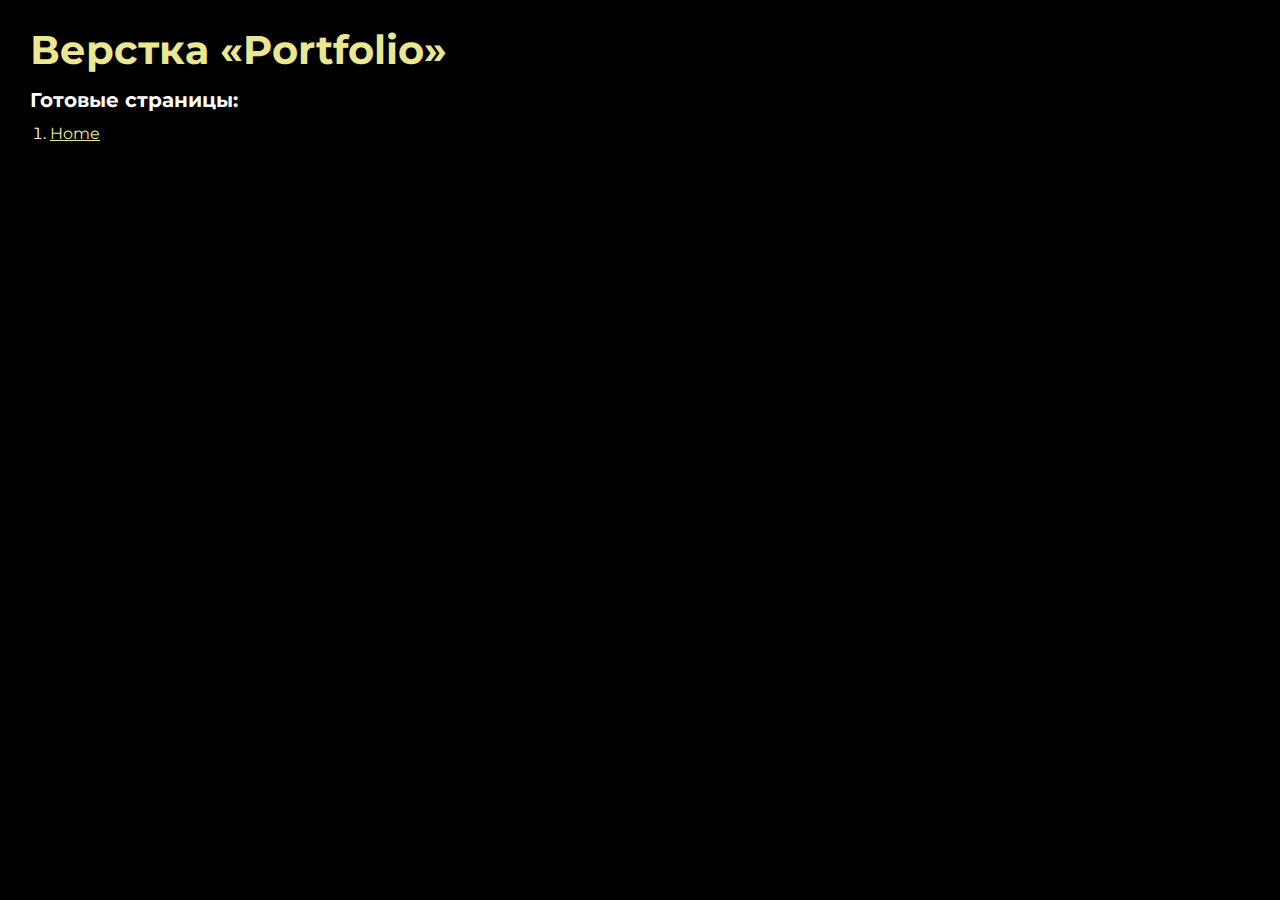
<file: index.html>
<!DOCTYPE html>
<html>

<head>
	<meta charset="UTF-8">
	<meta name="viewport" content="width=device-width, initial-scale=1.0">
	<title>Верстка «Portfolio»</title>
</head>

<body>
	<div class="rootpage">
		<h1>Верстка «Portfolio»</h1>
		<h2>Готовые страницы:</h2>
		<ol class="rootpage__list">
			<li class="rootpage__item"><a class="rootpage__link" target="_blank" href="home.html">Home</a></li>
		</ol>
	</div>
</body>
<style>
	@charset "UTF-8";
	@import url("https://fonts.googleapis.com/css?family=Montserrat:regular,700&display=swap");

	*,
	*::before,
	*::after {
		padding: 0px;
		margin: 0px;
		border: 0px;
		box-sizing: border-box;
	}

	html,
	body {
		height: 100%;
		margin: 0;
		padding: 0;
		min-width: 320px;
		width: 100%;
		color: #fff;
		background-color: #000;
	}

	body {
		font-family: Montserrat;
		font-size: 100%;
		line-height: 1;
		font-size: 1rem;
	}

	a {
		text-decoration: underline;
		color: #ebe691
	}

	a:visited {
		text-decoration: underline;
		color: #aaa768;
	}

	a:hover {
		text-decoration: none;
	}

	ul li {
		list-style: none;
	}

	img {
		vertical-align: top;
	}

	h1 {
		color: #ebe691;
		font-size: 2.5rem;
		margin: 0px 0px 1.25rem 0px;
	}

	@media (max-width: 767px) {
		h1 {
			font-size: 1.85rem;
			margin: 0px 0px 1.25rem 0px;
		}
	}

	h2 {
		font-size: 1.25rem;
		margin: 0px 0px 1rem 0px;
	}

	@media (max-width: 767px) {
		h2 {
			font-size: 1.125rem;
			margin: 0px 0px 1rem 0px;
		}
	}

	.wrapper {
		width: 100%;
		min-height: 100%;
		overflow: hidden;
	}

	.rootpage {
		padding: 30px;
		display: flex;
		flex-direction: column;
		align-items: flex-start;
	}

	@media (max-width: 767px) {
		.rootpage {
			padding: 30px 15px;
		}
	}

	.rootpage__list {
		margin: 0px 0px 2.25rem 1.25rem;
	}

	.rootpage__list li:not(:last-child) {
		margin: 0px 0px 15px 0px;
	}
</style>

</html>
</file>
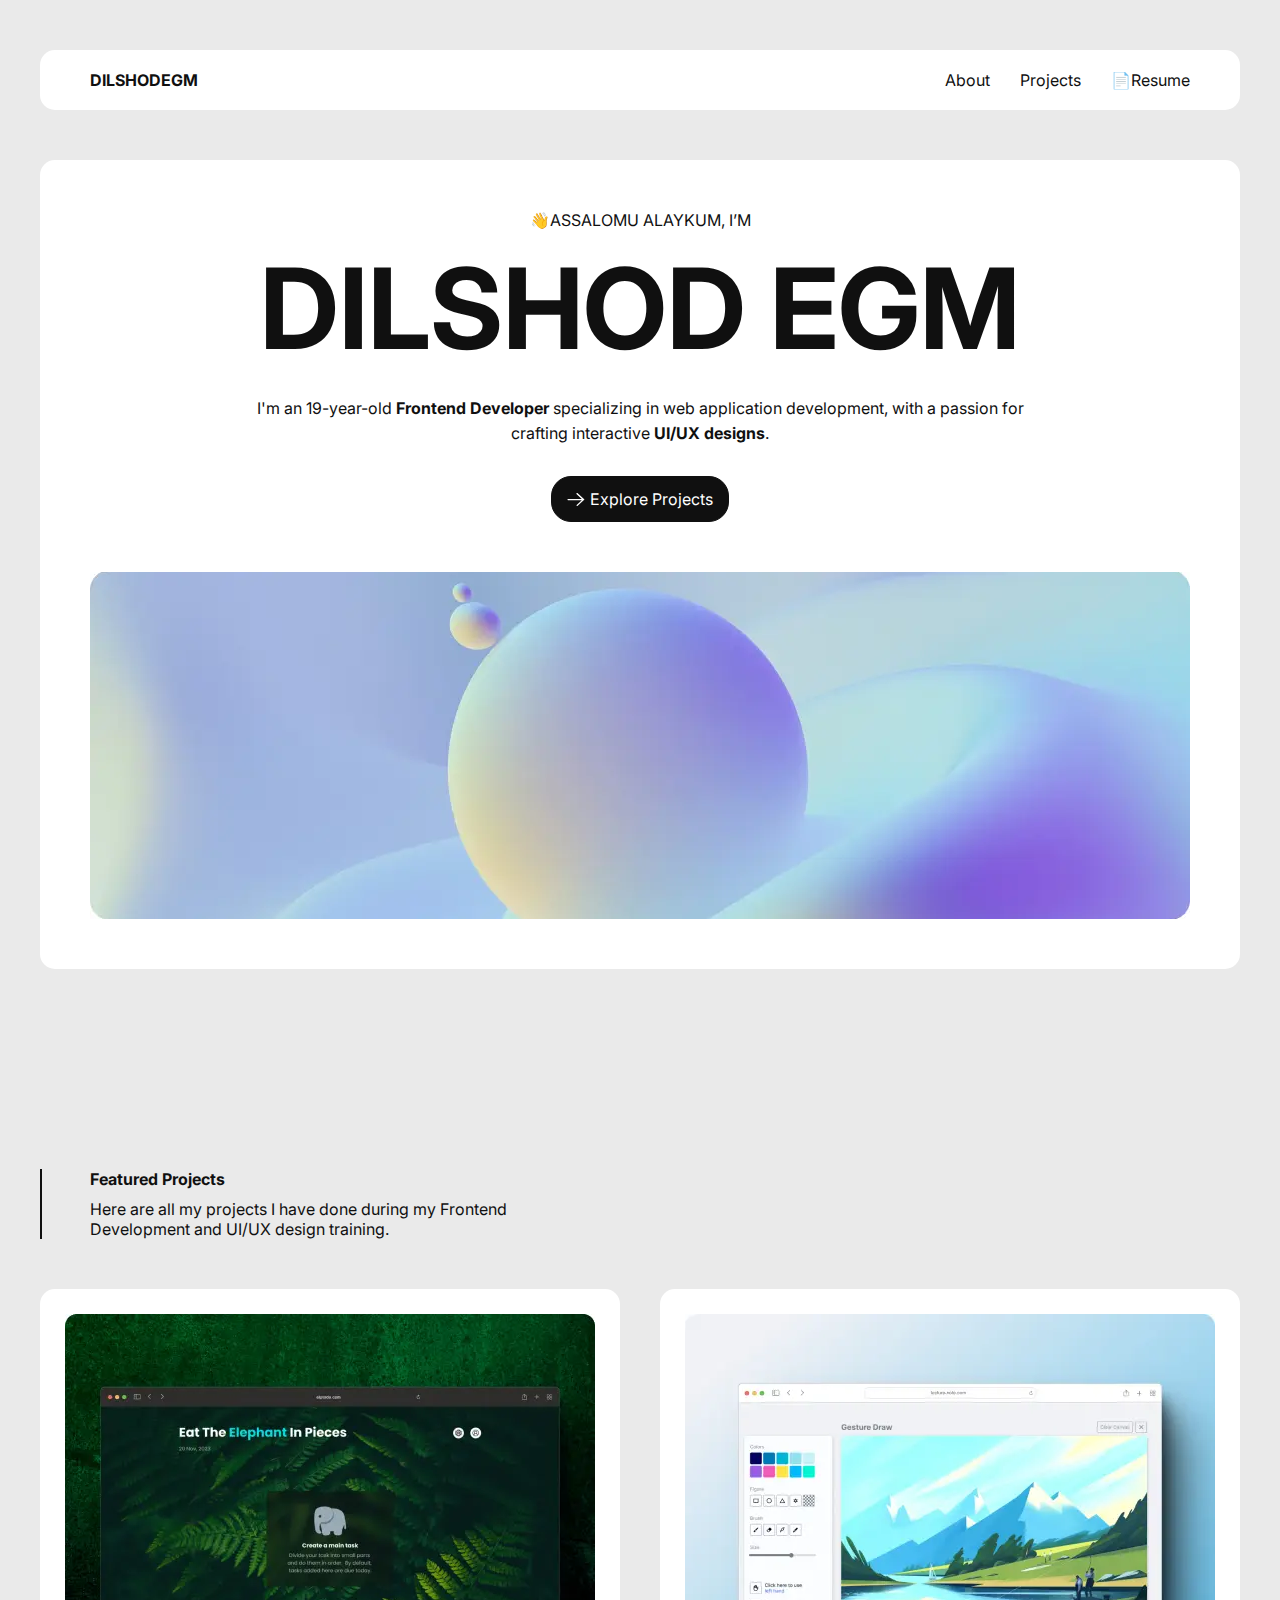
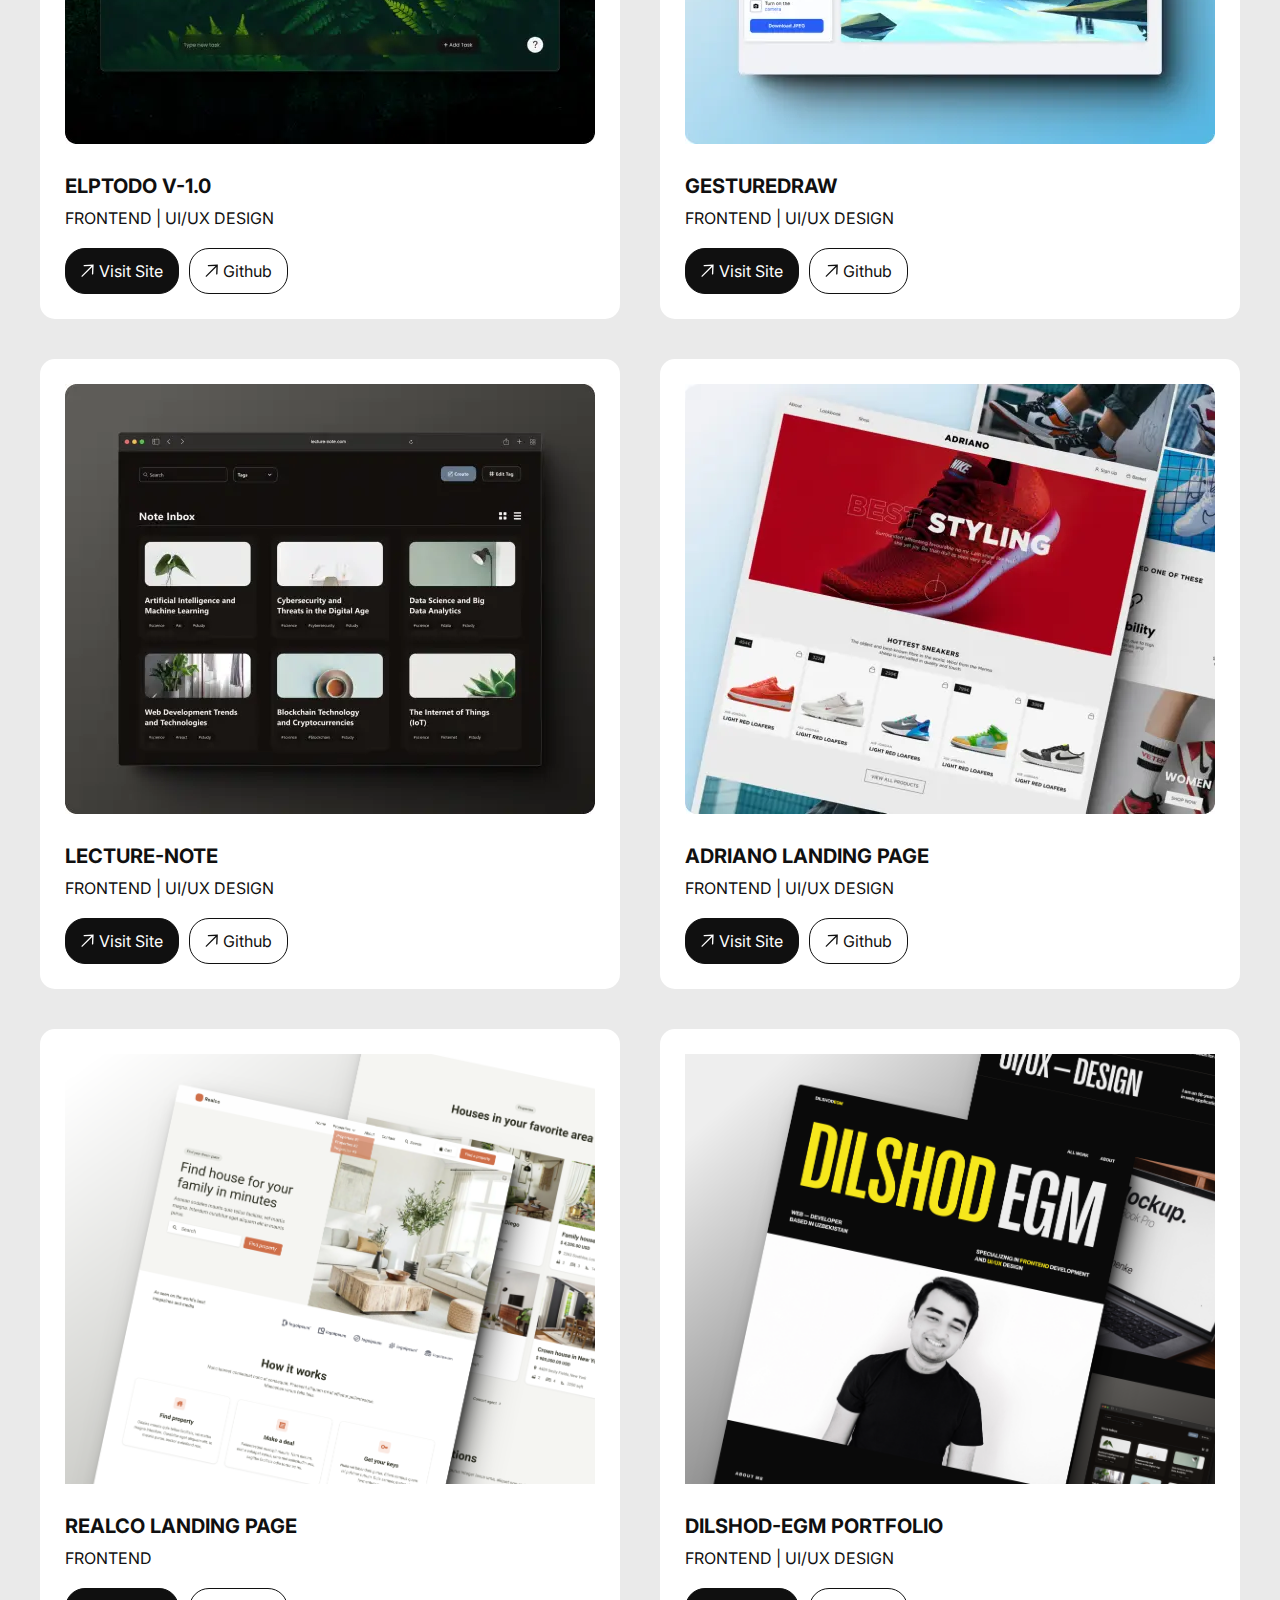
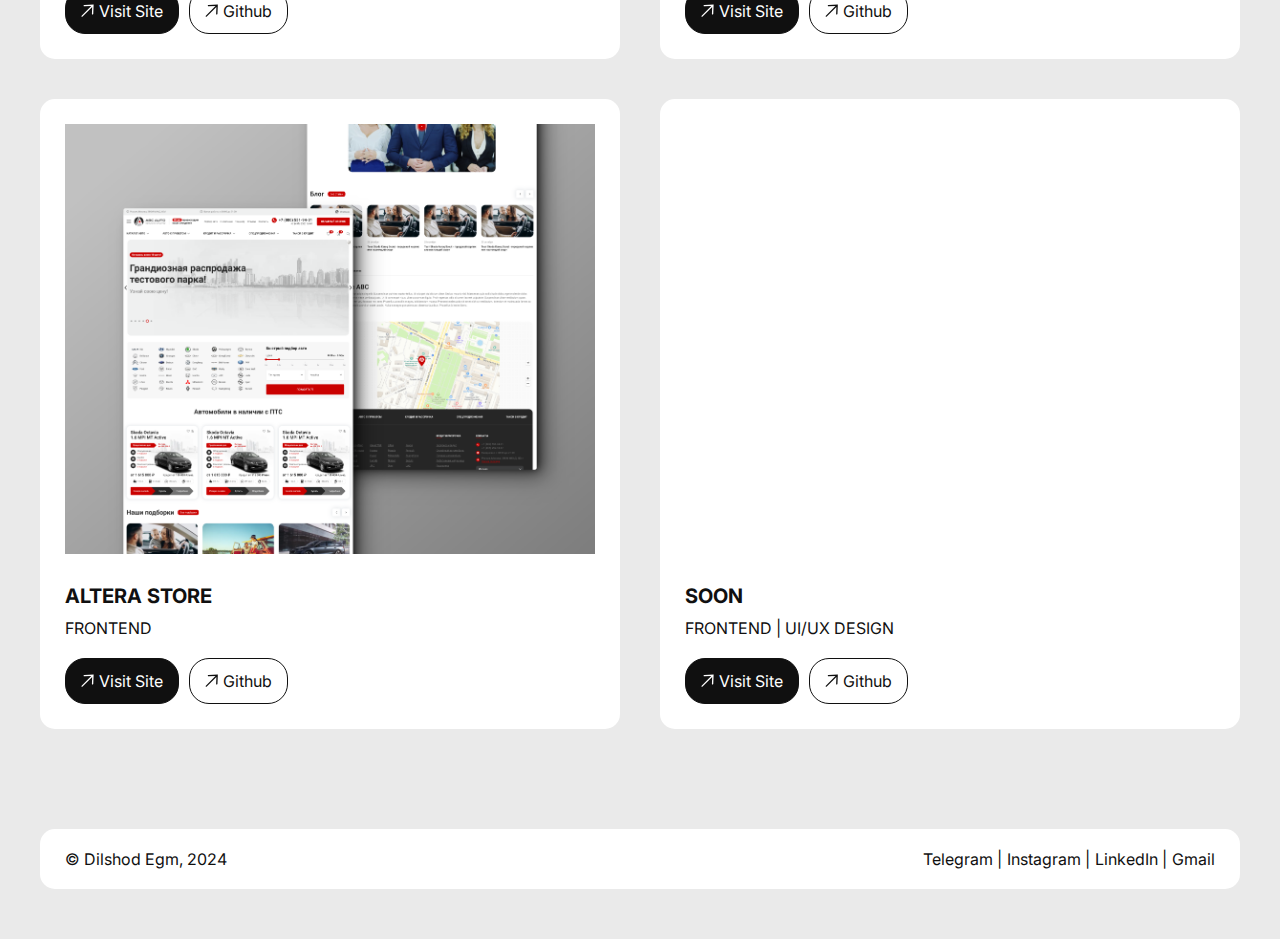
<file: home.html>
<!DOCTYPE html>
<html lang="ru">

<head>
	<title>Portfolio</title>
	<meta charset="UTF-8">
	<meta name="format-detection" content="telephone=no">
	<!-- <style>body{opacity: 0;}</style> -->
	<link rel="stylesheet" href="css/style.min.css?_v=20240126140124">
	<link rel="shortcut icon" href="favicon.ico">
	<!-- <meta name="robots" content="noindex, nofollow"> -->
	<meta name="viewport" content="width=device-width, initial-scale=1.0">
</head>

<body>
	<div class="wrapper">
		<header class="header">
			<div class="header__container">
				<div class="header__body">
					<a href="" class="header__logo">DilshodEgm</a>
					<div class="header__menu menu">
						<button type="button" class="menu__icon icon-menu"><span></span></button>
						<nav class="menu__body">
							<ul class="menu__list">
								<li class="menu__item"><a href="" class="menu__link">About</a></li>
								<li class="menu__item"><a href="" class="menu__link">Projects</a></li>
								<li class="menu__item"><a href="img/Dilshod_Egm_Test.pdf"
										download="Dilshod_Egm_Test.pdf" class="menu__link">📄Resume</a></li>
							</ul>
						</nav>
					</div>
				</div>
			</div>
		</header>
		<main class="page">
			<section class="page__main main">
				<div class="main__container">
					<div class="main__body">
						<div class="main__content">
							<div class="main__subtitle">👋Assalomu Alaykum, I’m</div>
							<h1 class="main__title">Dilshod Egm</h1>
							<div class="main__text">I'm an 19-year-old <span>Frontend Developer</span> specializing in
								web
								application
								development, with a passion for crafting interactive <span>UI/UX designs</span>.</div>
							<a href="#portfolio" class="main__link link"><svg xmlns="http://www.w3.org/2000/svg"
									width="18" height="13" viewBox="0 0 18 13" fill="none">
									<path
										d="M10.6759 12.808L17.5 6.53203L10.6759 0.256079C10.6142 0.182032 10.5359 0.120965 10.4463 0.0770112C10.3566 0.0330577 10.2576 0.00724427 10.1561 0.00131807C10.0546 -0.00460813 9.95287 0.00949167 9.85782 0.0426625C9.76277 0.0758333 9.67662 0.127301 9.60521 0.193581C9.53379 0.259861 9.47877 0.339406 9.44388 0.426831C9.40898 0.514256 9.39503 0.60752 9.40295 0.700309C9.41088 0.793098 9.44051 0.883245 9.48982 0.964648C9.53914 1.04605 9.607 1.11681 9.68881 1.17213L14.7945 5.88234L1.21011 5.88234C1.02178 5.88234 0.841158 5.95079 0.707987 6.07263C0.574815 6.19447 0.5 6.35972 0.5 6.53203C0.5 6.70433 0.574815 6.86959 0.707987 6.99142C0.841158 7.11326 1.02178 7.18171 1.21011 7.18171L14.7945 7.18171L9.6888 11.8919C9.55603 12.0143 9.48181 12.1798 9.48248 12.3522C9.48314 12.5247 9.55864 12.6898 9.69235 12.8112C9.82607 12.9327 10.0071 13.0006 10.1955 13C10.3839 12.9994 10.5644 12.9303 10.6972 12.808L10.6759 12.808Z"
										fill="white" />
								</svg><span>Explore Projects</span></a>
						</div>
						<div class="main__image-ibg">
							<picture>
								<source srcset="img/main/image.webp" type="image/webp"><img src="img/main/image.jpg"
									alt="Image">
							</picture>
						</div>
					</div>
				</div>
			</section>
			<section id="portfolio" class="page__portfolio portfolio">
				<div class="portfolio__container">
					<div class="portfolio__header">
						<div class="portfolio__head">
							<h2 class="portfolio__title title">Featured Projects </h2>
							<div class="portfolio__text">Here are all my projects I have done during my Frontend
								Development
								and UI/UX design training.</div>
						</div>
					</div>
					<div class="portfolio__items">
						<article class="portfolio__item item-portfolio">
							<a href="" class="item-portfolio__image-ibg">
								<picture>
									<source srcset="img/portfolio/01.webp" type="image/webp"><img
										src="img/portfolio/01.jpg" alt="Image">
								</picture>
							</a>
							<h3 class="item-portfolio__title">ElpTodo v-1.0</h3>
							<div class="item-portfolio__skills">Frontend | UI/UX Design</div>
							<div class="item-portfolio__links">
								<a href="https://elptodo.on.fleek.co/" class="item-portfolio__link link"><svg
										xmlns="http://www.w3.org/2000/svg" width="13" height="13" viewBox="0 0 13 13"
										fill="none">
										<path
											d="M12.252 9.88201L12.6397 0.618842L3.37649 1.00647C3.28055 0.997694 3.182 1.00988 3.08752 1.04221C2.99303 1.07453 2.90481 1.12624 2.82884 1.19384C2.75286 1.26144 2.6909 1.34334 2.64714 1.434C2.60339 1.52467 2.57887 1.62198 2.57523 1.71934C2.5716 1.81671 2.58895 1.91186 2.62609 1.99835C2.66323 2.08485 2.71931 2.16066 2.79053 2.22067C2.86175 2.28068 2.94644 2.32347 3.03887 2.34616C3.13131 2.36885 3.22932 2.3709 3.32629 2.35217L10.2672 2.07253L0.661565 11.6781C0.528395 11.8113 0.449079 11.9874 0.441066 12.1677C0.433053 12.3481 0.497 12.5178 0.61884 12.6397C0.740679 12.7615 0.910431 12.8254 1.09075 12.8174C1.27107 12.8094 1.44719 12.7301 1.58036 12.5969L11.186 2.99132L10.9063 9.93221C10.8989 10.1126 10.9635 10.2822 11.0859 10.4036C11.2083 10.525 11.3784 10.5884 11.5589 10.5797C11.7393 10.5711 11.9153 10.4911 12.0481 10.3575C12.1809 10.2238 12.2597 10.0473 12.2671 9.86694L12.252 9.88201Z"
											fill="white" />
									</svg><span>Visit Site</span></a>
								<a href="https://github.com/dilshod-egm/elptodo" class="item-portfolio__link link"><svg
										xmlns="http://www.w3.org/2000/svg" width="13" height="13" viewBox="0 0 13 13"
										fill="none">
										<path
											d="M12.4652 9.88201L12.8529 0.618842L3.58969 1.00647C3.49375 0.997694 3.3952 1.00988 3.30071 1.04221C3.20623 1.07453 3.11801 1.12624 3.04203 1.19384C2.96606 1.26144 2.90409 1.34334 2.86034 1.434C2.81659 1.52467 2.79206 1.62198 2.78843 1.71934C2.7848 1.81671 2.80214 1.91186 2.83929 1.99835C2.87643 2.08485 2.93251 2.16066 3.00373 2.22067C3.07494 2.28068 3.15964 2.32347 3.25207 2.34616C3.3445 2.36885 3.44252 2.3709 3.53948 2.35217L10.4804 2.07253L0.874761 11.6781C0.741591 11.8113 0.662275 11.9874 0.654262 12.1677C0.646249 12.3481 0.710196 12.5178 0.832035 12.6397C0.953875 12.7615 1.12363 12.8254 1.30395 12.8174C1.48427 12.8094 1.66038 12.7301 1.79355 12.5969L11.3992 2.99132L11.1195 9.93221C11.1121 10.1126 11.1767 10.2822 11.2991 10.4036C11.4215 10.525 11.5916 10.5884 11.7721 10.5797C11.9525 10.5711 12.1285 10.4911 12.2613 10.3575C12.3941 10.2238 12.4729 10.0473 12.4803 9.86694L12.4652 9.88201Z"
											fill="#101010" />
									</svg><span>Github</span></a>
							</div>
						</article>
						<article class="portfolio__item item-portfolio">
							<a href="" class="item-portfolio__image-ibg">
								<picture>
									<source srcset="img/portfolio/02.webp" type="image/webp"><img
										src="img/portfolio/02.jpg" alt="Image">
								</picture>
							</a>
							<h3 class="item-portfolio__title">GestureDraw</h3>
							<div class="item-portfolio__skills">Frontend | UI/UX Design</div>
							<div class="item-portfolio__links">
								<a href="https://long-wave-3450.on.fleek.co/" class="item-portfolio__link link"><svg
										xmlns="http://www.w3.org/2000/svg" width="13" height="13" viewBox="0 0 13 13"
										fill="none">
										<path
											d="M12.252 9.88201L12.6397 0.618842L3.37649 1.00647C3.28055 0.997694 3.182 1.00988 3.08752 1.04221C2.99303 1.07453 2.90481 1.12624 2.82884 1.19384C2.75286 1.26144 2.6909 1.34334 2.64714 1.434C2.60339 1.52467 2.57887 1.62198 2.57523 1.71934C2.5716 1.81671 2.58895 1.91186 2.62609 1.99835C2.66323 2.08485 2.71931 2.16066 2.79053 2.22067C2.86175 2.28068 2.94644 2.32347 3.03887 2.34616C3.13131 2.36885 3.22932 2.3709 3.32629 2.35217L10.2672 2.07253L0.661565 11.6781C0.528395 11.8113 0.449079 11.9874 0.441066 12.1677C0.433053 12.3481 0.497 12.5178 0.61884 12.6397C0.740679 12.7615 0.910431 12.8254 1.09075 12.8174C1.27107 12.8094 1.44719 12.7301 1.58036 12.5969L11.186 2.99132L10.9063 9.93221C10.8989 10.1126 10.9635 10.2822 11.0859 10.4036C11.2083 10.525 11.3784 10.5884 11.5589 10.5797C11.7393 10.5711 11.9153 10.4911 12.0481 10.3575C12.1809 10.2238 12.2597 10.0473 12.2671 9.86694L12.252 9.88201Z"
											fill="white" />
									</svg><span>Visit Site</span></a>
								<a href="https://github.com/dilshod-egm/gesturedraw"
									class="item-portfolio__link link"><svg xmlns="http://www.w3.org/2000/svg" width="13"
										height="13" viewBox="0 0 13 13" fill="none">
										<path
											d="M12.4652 9.88201L12.8529 0.618842L3.58969 1.00647C3.49375 0.997694 3.3952 1.00988 3.30071 1.04221C3.20623 1.07453 3.11801 1.12624 3.04203 1.19384C2.96606 1.26144 2.90409 1.34334 2.86034 1.434C2.81659 1.52467 2.79206 1.62198 2.78843 1.71934C2.7848 1.81671 2.80214 1.91186 2.83929 1.99835C2.87643 2.08485 2.93251 2.16066 3.00373 2.22067C3.07494 2.28068 3.15964 2.32347 3.25207 2.34616C3.3445 2.36885 3.44252 2.3709 3.53948 2.35217L10.4804 2.07253L0.874761 11.6781C0.741591 11.8113 0.662275 11.9874 0.654262 12.1677C0.646249 12.3481 0.710196 12.5178 0.832035 12.6397C0.953875 12.7615 1.12363 12.8254 1.30395 12.8174C1.48427 12.8094 1.66038 12.7301 1.79355 12.5969L11.3992 2.99132L11.1195 9.93221C11.1121 10.1126 11.1767 10.2822 11.2991 10.4036C11.4215 10.525 11.5916 10.5884 11.7721 10.5797C11.9525 10.5711 12.1285 10.4911 12.2613 10.3575C12.3941 10.2238 12.4729 10.0473 12.4803 9.86694L12.4652 9.88201Z"
											fill="#101010" />
									</svg><span>Github</span></a>
							</div>
						</article>
						<article class="portfolio__item item-portfolio">
							<a href="" class="item-portfolio__image-ibg">
								<picture>
									<source srcset="img/portfolio/03.webp" type="image/webp"><img
										src="img/portfolio/03.jpg" alt="Image">
								</picture>
							</a>
							<h3 class="item-portfolio__title">Lecture-Note</h3>
							<div class="item-portfolio__skills">Frontend | UI/UX Design</div>
							<div class="item-portfolio__links">
								<a href="https://damp-block-1842.on.fleek.co/" class="item-portfolio__link link"><svg
										xmlns="http://www.w3.org/2000/svg" width="13" height="13" viewBox="0 0 13 13"
										fill="none">
										<path
											d="M12.252 9.88201L12.6397 0.618842L3.37649 1.00647C3.28055 0.997694 3.182 1.00988 3.08752 1.04221C2.99303 1.07453 2.90481 1.12624 2.82884 1.19384C2.75286 1.26144 2.6909 1.34334 2.64714 1.434C2.60339 1.52467 2.57887 1.62198 2.57523 1.71934C2.5716 1.81671 2.58895 1.91186 2.62609 1.99835C2.66323 2.08485 2.71931 2.16066 2.79053 2.22067C2.86175 2.28068 2.94644 2.32347 3.03887 2.34616C3.13131 2.36885 3.22932 2.3709 3.32629 2.35217L10.2672 2.07253L0.661565 11.6781C0.528395 11.8113 0.449079 11.9874 0.441066 12.1677C0.433053 12.3481 0.497 12.5178 0.61884 12.6397C0.740679 12.7615 0.910431 12.8254 1.09075 12.8174C1.27107 12.8094 1.44719 12.7301 1.58036 12.5969L11.186 2.99132L10.9063 9.93221C10.8989 10.1126 10.9635 10.2822 11.0859 10.4036C11.2083 10.525 11.3784 10.5884 11.5589 10.5797C11.7393 10.5711 11.9153 10.4911 12.0481 10.3575C12.1809 10.2238 12.2597 10.0473 12.2671 9.86694L12.252 9.88201Z"
											fill="white" />
									</svg><span>Visit Site</span></a>
								<a href="https://github.com/dilshod-egm/elptodo" class="item-portfolio__link link"><svg
										xmlns="http://www.w3.org/2000/svg" width="13" height="13" viewBox="0 0 13 13"
										fill="none">
										<path
											d="M12.4652 9.88201L12.8529 0.618842L3.58969 1.00647C3.49375 0.997694 3.3952 1.00988 3.30071 1.04221C3.20623 1.07453 3.11801 1.12624 3.04203 1.19384C2.96606 1.26144 2.90409 1.34334 2.86034 1.434C2.81659 1.52467 2.79206 1.62198 2.78843 1.71934C2.7848 1.81671 2.80214 1.91186 2.83929 1.99835C2.87643 2.08485 2.93251 2.16066 3.00373 2.22067C3.07494 2.28068 3.15964 2.32347 3.25207 2.34616C3.3445 2.36885 3.44252 2.3709 3.53948 2.35217L10.4804 2.07253L0.874761 11.6781C0.741591 11.8113 0.662275 11.9874 0.654262 12.1677C0.646249 12.3481 0.710196 12.5178 0.832035 12.6397C0.953875 12.7615 1.12363 12.8254 1.30395 12.8174C1.48427 12.8094 1.66038 12.7301 1.79355 12.5969L11.3992 2.99132L11.1195 9.93221C11.1121 10.1126 11.1767 10.2822 11.2991 10.4036C11.4215 10.525 11.5916 10.5884 11.7721 10.5797C11.9525 10.5711 12.1285 10.4911 12.2613 10.3575C12.3941 10.2238 12.4729 10.0473 12.4803 9.86694L12.4652 9.88201Z"
											fill="#101010" />
									</svg><span>Github</span></a>
							</div>
						</article>
						<article class="portfolio__item item-portfolio">
							<a href="" class="item-portfolio__image-ibg">
								<picture>
									<source srcset="img/portfolio/04.webp" type="image/webp"><img
										src="img/portfolio/04.jpg" alt="Image">
								</picture>
							</a>
							<h3 class="item-portfolio__title">Adriano Landing Page</h3>
							<div class="item-portfolio__skills">Frontend | UI/UX Design</div>
							<div class="item-portfolio__links">
								<a href="https://adriano.on.fleek.co/home.html" class="item-portfolio__link link"><svg
										xmlns="http://www.w3.org/2000/svg" width="13" height="13" viewBox="0 0 13 13"
										fill="none">
										<path
											d="M12.252 9.88201L12.6397 0.618842L3.37649 1.00647C3.28055 0.997694 3.182 1.00988 3.08752 1.04221C2.99303 1.07453 2.90481 1.12624 2.82884 1.19384C2.75286 1.26144 2.6909 1.34334 2.64714 1.434C2.60339 1.52467 2.57887 1.62198 2.57523 1.71934C2.5716 1.81671 2.58895 1.91186 2.62609 1.99835C2.66323 2.08485 2.71931 2.16066 2.79053 2.22067C2.86175 2.28068 2.94644 2.32347 3.03887 2.34616C3.13131 2.36885 3.22932 2.3709 3.32629 2.35217L10.2672 2.07253L0.661565 11.6781C0.528395 11.8113 0.449079 11.9874 0.441066 12.1677C0.433053 12.3481 0.497 12.5178 0.61884 12.6397C0.740679 12.7615 0.910431 12.8254 1.09075 12.8174C1.27107 12.8094 1.44719 12.7301 1.58036 12.5969L11.186 2.99132L10.9063 9.93221C10.8989 10.1126 10.9635 10.2822 11.0859 10.4036C11.2083 10.525 11.3784 10.5884 11.5589 10.5797C11.7393 10.5711 11.9153 10.4911 12.0481 10.3575C12.1809 10.2238 12.2597 10.0473 12.2671 9.86694L12.252 9.88201Z"
											fill="white" />
									</svg><span>Visit Site</span></a>
								<a href="https://github.com/dilshod-egm/adriano" class="item-portfolio__link link"><svg
										xmlns="http://www.w3.org/2000/svg" width="13" height="13" viewBox="0 0 13 13"
										fill="none">
										<path
											d="M12.4652 9.88201L12.8529 0.618842L3.58969 1.00647C3.49375 0.997694 3.3952 1.00988 3.30071 1.04221C3.20623 1.07453 3.11801 1.12624 3.04203 1.19384C2.96606 1.26144 2.90409 1.34334 2.86034 1.434C2.81659 1.52467 2.79206 1.62198 2.78843 1.71934C2.7848 1.81671 2.80214 1.91186 2.83929 1.99835C2.87643 2.08485 2.93251 2.16066 3.00373 2.22067C3.07494 2.28068 3.15964 2.32347 3.25207 2.34616C3.3445 2.36885 3.44252 2.3709 3.53948 2.35217L10.4804 2.07253L0.874761 11.6781C0.741591 11.8113 0.662275 11.9874 0.654262 12.1677C0.646249 12.3481 0.710196 12.5178 0.832035 12.6397C0.953875 12.7615 1.12363 12.8254 1.30395 12.8174C1.48427 12.8094 1.66038 12.7301 1.79355 12.5969L11.3992 2.99132L11.1195 9.93221C11.1121 10.1126 11.1767 10.2822 11.2991 10.4036C11.4215 10.525 11.5916 10.5884 11.7721 10.5797C11.9525 10.5711 12.1285 10.4911 12.2613 10.3575C12.3941 10.2238 12.4729 10.0473 12.4803 9.86694L12.4652 9.88201Z"
											fill="#101010" />
									</svg><span>Github</span></a>
							</div>
						</article>
						<article class="portfolio__item item-portfolio">
							<a href="" class="item-portfolio__image-ibg">
								<picture>
									<img src="img/portfolio/05.png" alt="Image">
								</picture>
							</a>
							<h3 class="item-portfolio__title">Realco Landing Page</h3>
							<div class="item-portfolio__skills">Frontend</div>
							<div class="item-portfolio__links">
								<a href="https://dilshod-egm.github.io/Realco/" class="item-portfolio__link link"><svg
										xmlns="http://www.w3.org/2000/svg" width="13" height="13" viewBox="0 0 13 13"
										fill="none">
										<path
											d="M12.252 9.88201L12.6397 0.618842L3.37649 1.00647C3.28055 0.997694 3.182 1.00988 3.08752 1.04221C2.99303 1.07453 2.90481 1.12624 2.82884 1.19384C2.75286 1.26144 2.6909 1.34334 2.64714 1.434C2.60339 1.52467 2.57887 1.62198 2.57523 1.71934C2.5716 1.81671 2.58895 1.91186 2.62609 1.99835C2.66323 2.08485 2.71931 2.16066 2.79053 2.22067C2.86175 2.28068 2.94644 2.32347 3.03887 2.34616C3.13131 2.36885 3.22932 2.3709 3.32629 2.35217L10.2672 2.07253L0.661565 11.6781C0.528395 11.8113 0.449079 11.9874 0.441066 12.1677C0.433053 12.3481 0.497 12.5178 0.61884 12.6397C0.740679 12.7615 0.910431 12.8254 1.09075 12.8174C1.27107 12.8094 1.44719 12.7301 1.58036 12.5969L11.186 2.99132L10.9063 9.93221C10.8989 10.1126 10.9635 10.2822 11.0859 10.4036C11.2083 10.525 11.3784 10.5884 11.5589 10.5797C11.7393 10.5711 11.9153 10.4911 12.0481 10.3575C12.1809 10.2238 12.2597 10.0473 12.2671 9.86694L12.252 9.88201Z"
											fill="white" />
									</svg><span>Visit Site</span></a>
								<a href="https://github.com/dilshod-egm/Realco" class="item-portfolio__link link"><svg
										xmlns="http://www.w3.org/2000/svg" width="13" height="13" viewBox="0 0 13 13"
										fill="none">
										<path
											d="M12.4652 9.88201L12.8529 0.618842L3.58969 1.00647C3.49375 0.997694 3.3952 1.00988 3.30071 1.04221C3.20623 1.07453 3.11801 1.12624 3.04203 1.19384C2.96606 1.26144 2.90409 1.34334 2.86034 1.434C2.81659 1.52467 2.79206 1.62198 2.78843 1.71934C2.7848 1.81671 2.80214 1.91186 2.83929 1.99835C2.87643 2.08485 2.93251 2.16066 3.00373 2.22067C3.07494 2.28068 3.15964 2.32347 3.25207 2.34616C3.3445 2.36885 3.44252 2.3709 3.53948 2.35217L10.4804 2.07253L0.874761 11.6781C0.741591 11.8113 0.662275 11.9874 0.654262 12.1677C0.646249 12.3481 0.710196 12.5178 0.832035 12.6397C0.953875 12.7615 1.12363 12.8254 1.30395 12.8174C1.48427 12.8094 1.66038 12.7301 1.79355 12.5969L11.3992 2.99132L11.1195 9.93221C11.1121 10.1126 11.1767 10.2822 11.2991 10.4036C11.4215 10.525 11.5916 10.5884 11.7721 10.5797C11.9525 10.5711 12.1285 10.4911 12.2613 10.3575C12.3941 10.2238 12.4729 10.0473 12.4803 9.86694L12.4652 9.88201Z"
											fill="#101010" />
									</svg><span>Github</span></a>
							</div>
						</article>
						<article class="portfolio__item item-portfolio">
							<a href="" class="item-portfolio__image-ibg">
								<picture>
									<img src="img/portfolio/06.png" alt="Image">
								</picture>
							</a>
							<h3 class="item-portfolio__title">Dilshod-Egm Portfolio</h3>
							<div class="item-portfolio__skills">Frontend | UI/UX Design</div>
							<div class="item-portfolio__links">
								<a href="https://young-dawn-5308.on.fleek.co/" class="item-portfolio__link link"><svg
										xmlns="http://www.w3.org/2000/svg" width="13" height="13" viewBox="0 0 13 13"
										fill="none">
										<path
											d="M12.252 9.88201L12.6397 0.618842L3.37649 1.00647C3.28055 0.997694 3.182 1.00988 3.08752 1.04221C2.99303 1.07453 2.90481 1.12624 2.82884 1.19384C2.75286 1.26144 2.6909 1.34334 2.64714 1.434C2.60339 1.52467 2.57887 1.62198 2.57523 1.71934C2.5716 1.81671 2.58895 1.91186 2.62609 1.99835C2.66323 2.08485 2.71931 2.16066 2.79053 2.22067C2.86175 2.28068 2.94644 2.32347 3.03887 2.34616C3.13131 2.36885 3.22932 2.3709 3.32629 2.35217L10.2672 2.07253L0.661565 11.6781C0.528395 11.8113 0.449079 11.9874 0.441066 12.1677C0.433053 12.3481 0.497 12.5178 0.61884 12.6397C0.740679 12.7615 0.910431 12.8254 1.09075 12.8174C1.27107 12.8094 1.44719 12.7301 1.58036 12.5969L11.186 2.99132L10.9063 9.93221C10.8989 10.1126 10.9635 10.2822 11.0859 10.4036C11.2083 10.525 11.3784 10.5884 11.5589 10.5797C11.7393 10.5711 11.9153 10.4911 12.0481 10.3575C12.1809 10.2238 12.2597 10.0473 12.2671 9.86694L12.252 9.88201Z"
											fill="white" />
									</svg><span>Visit Site</span></a>
								<a href="https://github.com/dilshod-egm/dilshodegm"
									class="item-portfolio__link link"><svg xmlns="http://www.w3.org/2000/svg" width="13"
										height="13" viewBox="0 0 13 13" fill="none">
										<path
											d="M12.4652 9.88201L12.8529 0.618842L3.58969 1.00647C3.49375 0.997694 3.3952 1.00988 3.30071 1.04221C3.20623 1.07453 3.11801 1.12624 3.04203 1.19384C2.96606 1.26144 2.90409 1.34334 2.86034 1.434C2.81659 1.52467 2.79206 1.62198 2.78843 1.71934C2.7848 1.81671 2.80214 1.91186 2.83929 1.99835C2.87643 2.08485 2.93251 2.16066 3.00373 2.22067C3.07494 2.28068 3.15964 2.32347 3.25207 2.34616C3.3445 2.36885 3.44252 2.3709 3.53948 2.35217L10.4804 2.07253L0.874761 11.6781C0.741591 11.8113 0.662275 11.9874 0.654262 12.1677C0.646249 12.3481 0.710196 12.5178 0.832035 12.6397C0.953875 12.7615 1.12363 12.8254 1.30395 12.8174C1.48427 12.8094 1.66038 12.7301 1.79355 12.5969L11.3992 2.99132L11.1195 9.93221C11.1121 10.1126 11.1767 10.2822 11.2991 10.4036C11.4215 10.525 11.5916 10.5884 11.7721 10.5797C11.9525 10.5711 12.1285 10.4911 12.2613 10.3575C12.3941 10.2238 12.4729 10.0473 12.4803 9.86694L12.4652 9.88201Z"
											fill="#101010" />
									</svg><span>Github</span></a>
							</div>
						</article>
						<article class="portfolio__item item-portfolio">
							<a href="" class="item-portfolio__image-ibg">
								<picture>
									<img src="img/portfolio/07.png" alt="Image">
								</picture>
							</a>
							<h3 class="item-portfolio__title">Altera Store</h3>
							<div class="item-portfolio__skills">Frontend</div>
							<div class="item-portfolio__links">
								<a href="https://dilshod-egm.github.io/altera/" class="item-portfolio__link link"><svg
										xmlns="http://www.w3.org/2000/svg" width="13" height="13" viewBox="0 0 13 13"
										fill="none">
										<path
											d="M12.252 9.88201L12.6397 0.618842L3.37649 1.00647C3.28055 0.997694 3.182 1.00988 3.08752 1.04221C2.99303 1.07453 2.90481 1.12624 2.82884 1.19384C2.75286 1.26144 2.6909 1.34334 2.64714 1.434C2.60339 1.52467 2.57887 1.62198 2.57523 1.71934C2.5716 1.81671 2.58895 1.91186 2.62609 1.99835C2.66323 2.08485 2.71931 2.16066 2.79053 2.22067C2.86175 2.28068 2.94644 2.32347 3.03887 2.34616C3.13131 2.36885 3.22932 2.3709 3.32629 2.35217L10.2672 2.07253L0.661565 11.6781C0.528395 11.8113 0.449079 11.9874 0.441066 12.1677C0.433053 12.3481 0.497 12.5178 0.61884 12.6397C0.740679 12.7615 0.910431 12.8254 1.09075 12.8174C1.27107 12.8094 1.44719 12.7301 1.58036 12.5969L11.186 2.99132L10.9063 9.93221C10.8989 10.1126 10.9635 10.2822 11.0859 10.4036C11.2083 10.525 11.3784 10.5884 11.5589 10.5797C11.7393 10.5711 11.9153 10.4911 12.0481 10.3575C12.1809 10.2238 12.2597 10.0473 12.2671 9.86694L12.252 9.88201Z"
											fill="white" />
									</svg><span>Visit Site</span></a>
								<a href="https://github.com/dilshod-egm/altera" class="item-portfolio__link link"><svg
										xmlns="http://www.w3.org/2000/svg" width="13" height="13" viewBox="0 0 13 13"
										fill="none">
										<path
											d="M12.4652 9.88201L12.8529 0.618842L3.58969 1.00647C3.49375 0.997694 3.3952 1.00988 3.30071 1.04221C3.20623 1.07453 3.11801 1.12624 3.04203 1.19384C2.96606 1.26144 2.90409 1.34334 2.86034 1.434C2.81659 1.52467 2.79206 1.62198 2.78843 1.71934C2.7848 1.81671 2.80214 1.91186 2.83929 1.99835C2.87643 2.08485 2.93251 2.16066 3.00373 2.22067C3.07494 2.28068 3.15964 2.32347 3.25207 2.34616C3.3445 2.36885 3.44252 2.3709 3.53948 2.35217L10.4804 2.07253L0.874761 11.6781C0.741591 11.8113 0.662275 11.9874 0.654262 12.1677C0.646249 12.3481 0.710196 12.5178 0.832035 12.6397C0.953875 12.7615 1.12363 12.8254 1.30395 12.8174C1.48427 12.8094 1.66038 12.7301 1.79355 12.5969L11.3992 2.99132L11.1195 9.93221C11.1121 10.1126 11.1767 10.2822 11.2991 10.4036C11.4215 10.525 11.5916 10.5884 11.7721 10.5797C11.9525 10.5711 12.1285 10.4911 12.2613 10.3575C12.3941 10.2238 12.4729 10.0473 12.4803 9.86694L12.4652 9.88201Z"
											fill="#101010" />
									</svg><span>Github</span></a>
							</div>
						</article>
						<article class="portfolio__item item-portfolio">
							<a href="" class="item-portfolio__image-ibg">
								<!-- <picture>
									<source srcset="img/portfolio/04.webp" type="image/webp"><img
										src="img/portfolio/04.jpg" alt="Image">
								</picture> -->
							</a>
							<h3 class="item-portfolio__title">Soon</h3>
							<div class="item-portfolio__skills">Frontend | UI/UX Design</div>
							<div class="item-portfolio__links">
								<a href="" class="item-portfolio__link link"><svg xmlns="http://www.w3.org/2000/svg"
										width="13" height="13" viewBox="0 0 13 13" fill="none">
										<path
											d="M12.252 9.88201L12.6397 0.618842L3.37649 1.00647C3.28055 0.997694 3.182 1.00988 3.08752 1.04221C2.99303 1.07453 2.90481 1.12624 2.82884 1.19384C2.75286 1.26144 2.6909 1.34334 2.64714 1.434C2.60339 1.52467 2.57887 1.62198 2.57523 1.71934C2.5716 1.81671 2.58895 1.91186 2.62609 1.99835C2.66323 2.08485 2.71931 2.16066 2.79053 2.22067C2.86175 2.28068 2.94644 2.32347 3.03887 2.34616C3.13131 2.36885 3.22932 2.3709 3.32629 2.35217L10.2672 2.07253L0.661565 11.6781C0.528395 11.8113 0.449079 11.9874 0.441066 12.1677C0.433053 12.3481 0.497 12.5178 0.61884 12.6397C0.740679 12.7615 0.910431 12.8254 1.09075 12.8174C1.27107 12.8094 1.44719 12.7301 1.58036 12.5969L11.186 2.99132L10.9063 9.93221C10.8989 10.1126 10.9635 10.2822 11.0859 10.4036C11.2083 10.525 11.3784 10.5884 11.5589 10.5797C11.7393 10.5711 11.9153 10.4911 12.0481 10.3575C12.1809 10.2238 12.2597 10.0473 12.2671 9.86694L12.252 9.88201Z"
											fill="white" />
									</svg><span>Visit Site</span></a>
								<a href="" class="item-portfolio__link link"><svg xmlns="http://www.w3.org/2000/svg"
										width="13" height="13" viewBox="0 0 13 13" fill="none">
										<path
											d="M12.4652 9.88201L12.8529 0.618842L3.58969 1.00647C3.49375 0.997694 3.3952 1.00988 3.30071 1.04221C3.20623 1.07453 3.11801 1.12624 3.04203 1.19384C2.96606 1.26144 2.90409 1.34334 2.86034 1.434C2.81659 1.52467 2.79206 1.62198 2.78843 1.71934C2.7848 1.81671 2.80214 1.91186 2.83929 1.99835C2.87643 2.08485 2.93251 2.16066 3.00373 2.22067C3.07494 2.28068 3.15964 2.32347 3.25207 2.34616C3.3445 2.36885 3.44252 2.3709 3.53948 2.35217L10.4804 2.07253L0.874761 11.6781C0.741591 11.8113 0.662275 11.9874 0.654262 12.1677C0.646249 12.3481 0.710196 12.5178 0.832035 12.6397C0.953875 12.7615 1.12363 12.8254 1.30395 12.8174C1.48427 12.8094 1.66038 12.7301 1.79355 12.5969L11.3992 2.99132L11.1195 9.93221C11.1121 10.1126 11.1767 10.2822 11.2991 10.4036C11.4215 10.525 11.5916 10.5884 11.7721 10.5797C11.9525 10.5711 12.1285 10.4911 12.2613 10.3575C12.3941 10.2238 12.4729 10.0473 12.4803 9.86694L12.4652 9.88201Z"
											fill="#101010" />
									</svg><span>Github</span></a>
							</div>
						</article>
					</div>
				</div>
			</section>
		</main>
		<footer class="footer">
			<div class="footer__container">
				<div class="footer__body">
					<div class="footer__copy">© Dilshod Egm, 2024</div>
					<div class="footer__menu menu-footer">
						<nav class="menu-footer__body">
							<ul class="menu-footer__list">
								<li class="menu-footer__item"><a href="https://t.me/dilshod_egm"
										class="menu-footer__link">Telegram | </a></li>
								<li class="menu-footer__item"><a href="https://www.instagram.com/dilshod_egm/"
										class="menu-footer__link">Instagram | </a></li>
								<li class="menu-footer__item"><a
										href="https://www.linkedin.com/in/dilshod-egamnazarov-743356219/"
										class="menu-footer__link">LinkedIn | </a></li>
								<li class="menu-footer__item"><a href="mailto:dilshodegamnazarov21@gmail.com"
										class="menu-footer__link">Gmail</a></li>
							</ul>
						</nav>
					</div>
				</div>
			</div>
		</footer>
	</div>
	<!-- 
<div id="popup" aria-hidden="true" class="popup">
	<div class="popup__wrapper">
		<div class="popup__content">
			<button data-close type="button" class="popup__close">Закрыть</button>
			<div class="popup__text">
			</div>
		</div>
	</div>
</div>
 -->

	<script src="js/app.min.js?_v=20240126140124"></script>
</body>

</html>
</file>
<file: css/style.min.css>
@charset "UTF-8";@import url(https://fonts.googleapis.com/css?family=Inter:regular,700);*{padding:0;margin:0;border:0}*,:after,:before{-webkit-box-sizing:border-box;box-sizing:border-box}body,html{height:100%;min-width:320px}body{color:#101010;line-height:normal;font-family:Inter;font-size:1rem;-ms-text-size-adjust:100%;-moz-text-size-adjust:100%;-webkit-text-size-adjust:100%;-webkit-font-smoothing:antialiased;-moz-osx-font-smoothing:grayscale}button,input,textarea{font-family:Inter;font-size:inherit}button{cursor:pointer;color:inherit;background-color:inherit}a{color:inherit}a:link,a:visited{text-decoration:none}a:hover{text-decoration:none}ul li{list-style:none}img{vertical-align:top}h1,h2,h3,h4,h5,h6{font-weight:inherit;font-size:inherit}body{background-color:#eaeaea}.lock body{overflow:hidden;-ms-touch-action:none;touch-action:none}.wrapper{min-height:100%;display:-webkit-box;display:-ms-flexbox;display:flex;-webkit-box-orient:vertical;-webkit-box-direction:normal;-ms-flex-direction:column;flex-direction:column;overflow:hidden}.wrapper>main{-webkit-box-flex:1;-ms-flex:1 1 auto;flex:1 1 auto}.wrapper>*{min-width:0}[class*=__container]{max-width:75rem;-webkit-box-sizing:content-box;box-sizing:content-box;margin:0 auto;padding:0 .9375rem}[class*=-ibg]{position:relative}[class*=-ibg] img{position:absolute;width:100%;height:100%;top:0;left:0;-o-object-fit:cover;object-fit:cover}[class*=-ibg_contain] img{-o-object-fit:contain;object-fit:contain}.link{padding:.75rem .9375rem;background-color:#101010;border-radius:1.25rem;color:#fff;display:-webkit-inline-box;display:-ms-inline-flexbox;display:inline-flex;-webkit-box-align:center;-ms-flex-align:center;align-items:center;gap:.3125rem;border:.0625rem solid #101010;-webkit-transition:all .3s ease 0s;transition:all .3s ease 0s}.link svg path{-webkit-transition:all .3s ease 0s;transition:all .3s ease 0s}.title{font-weight:700}.header__body{display:-webkit-box;display:-ms-flexbox;display:flex;-webkit-box-pack:justify;-ms-flex-pack:justify;justify-content:space-between;gap:1.25rem;-webkit-box-align:center;-ms-flex-align:center;align-items:center;border-radius:.9375rem;background-color:#fff}.header__logo{font-weight:700;text-transform:uppercase}.menu-open .menu__body{right:0}.menu-open .menu__body::after{right:0}.menu-open .icon-menu span,.menu-open .icon-menu::after,.menu-open .icon-menu::before{background-color:#fff}.icon-menu{display:none}.footer__body{border-radius:.9375rem;background-color:#fff;display:-webkit-box;display:-ms-flexbox;display:flex;-webkit-column-gap:1.875rem;-moz-column-gap:1.875rem;column-gap:1.875rem;row-gap:.9375rem;-webkit-box-pack:justify;-ms-flex-pack:justify;justify-content:space-between;-webkit-box-align:center;-ms-flex-align:center;align-items:center;-ms-flex-wrap:wrap;flex-wrap:wrap}.menu-footer__list{display:-webkit-box;display:-ms-flexbox;display:flex;-webkit-box-align:center;-ms-flex-align:center;align-items:center;gap:.3125rem}.main__body{border-radius:.9375rem;background-color:#fff;display:-ms-grid;display:grid}.main__content{-ms-grid-column-align:center;justify-self:center;max-width:49.0625rem;text-align:center}.main__subtitle{text-transform:uppercase}.main__subtitle:not(:last-child){margin-bottom:.625rem}.main__title{font-weight:700;text-transform:uppercase}.main__text{line-height:1.5625}.main__text span{font-weight:700}.main__image-ibg{padding-bottom:31.5315315315%}.portfolio__header{position:relative;max-width:33.125rem}.portfolio__header::before{content:"";position:absolute;top:0;left:0;height:100%;width:.125rem;background-color:#101010}.portfolio__title:not(:last-child){margin-bottom:.625rem}.portfolio__items{display:-ms-grid;display:grid;-ms-grid-columns:(1fr)[2];grid-template-columns:repeat(2,1fr)}.item-portfolio{border-radius:.9375rem;background-color:#fff;overflow:hidden}.item-portfolio__image-ibg{overflow:hidden;display:block;padding-bottom:81.1320754717%}.item-portfolio__title{font-weight:700;font-size:1.25rem;text-transform:uppercase}.item-portfolio__title:not(:last-child){margin-bottom:.625rem}.item-portfolio__skills{text-transform:uppercase}.item-portfolio__skills:not(:last-child){margin-bottom:1.25rem}.item-portfolio__links{display:-webkit-box;display:-ms-flexbox;display:flex;-webkit-box-align:center;-ms-flex-align:center;align-items:center;gap:.625rem}.item-portfolio__link:last-child{color:#101010;background-color:transparent;border:.0625rem solid #101010}.item-portfolio__link:last-child svg path{-webkit-transition:all .3s ease 0s;transition:all .3s ease 0s}@media (min-width:29.99875em){.menu__list{display:-webkit-box;display:-ms-flexbox;display:flex;-ms-flex-wrap:wrap;flex-wrap:wrap;-webkit-box-align:center;-ms-flex-align:center;align-items:center}}@media (min-width:29.99875em) and (min-width:76.875em){.menu__list{gap:1.875rem}}@media (min-width:76.875em){.header__body{padding-top:1.25rem}.header__body{padding-bottom:1.25rem}.header__body{padding-left:3.125rem}.header__body{padding-right:3.125rem}.footer__body{padding-top:1.25rem}.footer__body{padding-bottom:1.25rem}.footer__body{padding-left:1.5625rem}.footer__body{padding-right:1.5625rem}.page__main{padding-bottom:6.25rem}.page__portfolio{padding-top:6.25rem}.page__portfolio{padding-bottom:6.25rem}.main__body{padding-top:3.125rem}.main__body{padding-bottom:3.125rem}.main__body{padding-left:3.125rem}.main__body{padding-right:3.125rem}.main__content{margin-bottom:3.125rem}.main__title{font-size:7rem}.main__title:not(:last-child){margin-bottom:1.25rem}.main__text:not(:last-child){margin-bottom:1.875rem}.portfolio__header{margin-bottom:3.125rem}.portfolio__head{margin-left:3.125rem}.item-portfolio__image-ibg:not(:last-child){margin-bottom:1.875rem}}@media (min-width:75em){.header{margin-top:3.125rem}.header{margin-bottom:3.125rem}.footer{margin-bottom:3.125rem}.portfolio__items{gap:2.5rem}.item-portfolio{padding:1.5625rem}}@media (max-width:48em){.portfolio__items{gap:.9375rem}.item-portfolio{padding:.9375rem}}@media (max-width:30em){.header{margin-top:.9375rem}.header{margin-bottom:.9375rem}.footer{margin-bottom:.9375rem}}@media (max-width:20em){.header__body{padding-top:.9375rem}.header__body{padding-bottom:.9375rem}.header__body{padding-left:.625rem}.header__body{padding-right:.625rem}.footer__body{padding-top:.9375rem}.footer__body{padding-bottom:.9375rem}.footer__body{padding-left:.625rem}.footer__body{padding-right:.625rem}.page__main{padding-bottom:1.5625rem}.page__portfolio{padding-top:1.5625rem}.page__portfolio{padding-bottom:1.5625rem}.main__body{padding-top:.9375rem}.main__body{padding-bottom:.9375rem}.main__body{padding-left:.9375rem}.main__body{padding-right:.9375rem}.main__content{margin-bottom:.9375rem}.main__title{font-size:2.3125rem}.main__title:not(:last-child){margin-bottom:.9375rem}.main__text:not(:last-child){margin-bottom:.9375rem}.portfolio__header{margin-bottom:1.875rem}.portfolio__head{margin-left:.9375rem}.item-portfolio__image-ibg:not(:last-child){margin-bottom:.9375rem}}@media (max-width:47.99875em){.portfolio__items{-ms-grid-columns:(1fr)[1];grid-template-columns:repeat(1,1fr)}.item-portfolio__image-ibg{margin-right:-.9375rem;margin-left:-.9375rem;margin-top:-.9375rem}}@media (max-width:29.99875em){.menu__body{position:fixed;width:100%;height:100%;top:0;right:-100%;-webkit-transition:right .3s ease 0s;transition:right .3s ease 0s;background-color:#000;padding-top:6.25rem;text-align:center;overflow:auto;z-index:5}.menu__body::after{content:"";position:fixed;width:100%;height:4.375rem;top:0;right:-100%;-webkit-transition:right .3s ease 0s;transition:right .3s ease 0s;background-color:#000}.menu__item:not(:last-child){margin-bottom:1.875rem}.menu__link{font-size:1.5rem;color:#fff}.icon-menu{display:block;position:relative;width:30px;height:18px;cursor:pointer;z-index:6}.icon-menu span,.icon-menu::after,.icon-menu::before{content:"";-webkit-transition:all .3s ease 0s;transition:all .3s ease 0s;left:0;position:absolute;width:100%;height:2px;background-color:#000}.icon-menu::before{top:0}.icon-menu::after{bottom:0}.icon-menu span{top:calc(50% - 1px)}.menu-open .icon-menu span{-webkit-transform:scale(0);-ms-transform:scale(0);transform:scale(0)}.menu-open .icon-menu::before{-webkit-transform:rotate(-45deg);-ms-transform:rotate(-45deg);transform:rotate(-45deg);top:calc(50% - 1px)}.menu-open .icon-menu::after{-webkit-transform:rotate(45deg);-ms-transform:rotate(45deg);transform:rotate(45deg);bottom:calc(50% - 1px)}.menu-footer__link{font-size:.875rem}}@media (min-width:30em) and (max-width:75em){.header{margin-top:clamp(.9375rem ,-.5208333333rem + 4.8611111111vw ,3.125rem)}.header{margin-bottom:clamp(.9375rem ,-.5208333333rem + 4.8611111111vw ,3.125rem)}.footer{margin-bottom:clamp(.9375rem ,-.5208333333rem + 4.8611111111vw ,3.125rem)}}@media (min-width:20em) and (max-width:76.875em){.header__body{padding-top:clamp(.9375rem ,.8276098901rem + .5494505495vw ,1.25rem)}.header__body{padding-bottom:clamp(.9375rem ,.8276098901rem + .5494505495vw ,1.25rem)}.header__body{padding-left:clamp(.625rem ,-.2541208791rem + 4.3956043956vw ,3.125rem)}.header__body{padding-right:clamp(.625rem ,-.2541208791rem + 4.3956043956vw ,3.125rem)}.footer__body{padding-top:clamp(.9375rem ,.8276098901rem + .5494505495vw ,1.25rem)}.footer__body{padding-bottom:clamp(.9375rem ,.8276098901rem + .5494505495vw ,1.25rem)}.footer__body{padding-left:clamp(.625rem ,.2953296703rem + 1.6483516484vw ,1.5625rem)}.footer__body{padding-right:clamp(.625rem ,.2953296703rem + 1.6483516484vw ,1.5625rem)}.page__main{padding-bottom:clamp(1.5625rem ,-.0858516484rem + 8.2417582418vw ,6.25rem)}.page__portfolio{padding-top:clamp(1.5625rem ,-.0858516484rem + 8.2417582418vw ,6.25rem)}.page__portfolio{padding-bottom:clamp(1.5625rem ,-.0858516484rem + 8.2417582418vw ,6.25rem)}.main__body{padding-top:clamp(.9375rem ,.1682692308rem + 3.8461538462vw ,3.125rem)}.main__body{padding-bottom:clamp(.9375rem ,.1682692308rem + 3.8461538462vw ,3.125rem)}.main__body{padding-left:clamp(.9375rem ,.1682692308rem + 3.8461538462vw ,3.125rem)}.main__body{padding-right:clamp(.9375rem ,.1682692308rem + 3.8461538462vw ,3.125rem)}.main__content{margin-bottom:clamp(.9375rem ,.1682692308rem + 3.8461538462vw ,3.125rem)}.main__title{font-size:clamp(2.3125rem ,.6641483516rem + 8.2417582418vw ,7rem)}.main__title:not(:last-child){margin-bottom:clamp(.9375rem ,.8276098901rem + .5494505495vw ,1.25rem)}.main__text:not(:last-child){margin-bottom:clamp(.9375rem ,.6078296703rem + 1.6483516484vw ,1.875rem)}.portfolio__header{margin-bottom:clamp(1.875rem ,1.4354395604rem + 2.1978021978vw ,3.125rem)}.portfolio__head{margin-left:clamp(.9375rem ,.1682692308rem + 3.8461538462vw ,3.125rem)}.item-portfolio__image-ibg:not(:last-child){margin-bottom:clamp(.9375rem ,.6078296703rem + 1.6483516484vw ,1.875rem)}}@media (min-width:29.99875em) and (min-width:20em) and (max-width:76.875em){.menu__list{gap:clamp(.9375rem ,.6078296703rem + 1.6483516484vw ,1.875rem)}}@media (min-width:29.99875em) and (max-width:20em){.menu__list{gap:.9375rem}}@media (min-width:48em) and (max-width:75em){.portfolio__items{gap:clamp(.9375rem ,-1.8402777778rem + 5.787037037vw ,2.5rem)}.item-portfolio{padding:clamp(.9375rem ,-.1736111111rem + 2.3148148148vw ,1.5625rem)}}@media (any-hover:hover){.link:hover{color:#101010;background-color:transparent}.link:hover svg path{fill:#101010}.menu__item:not(:last-child):hover{text-decoration:underline}.menu-footer__link:hover{text-decoration:underline}.item-portfolio__link:last-child:hover{background-color:#101010;color:#fff}.item-portfolio__link:last-child:hover svg path{fill:#fff}}
</file>
